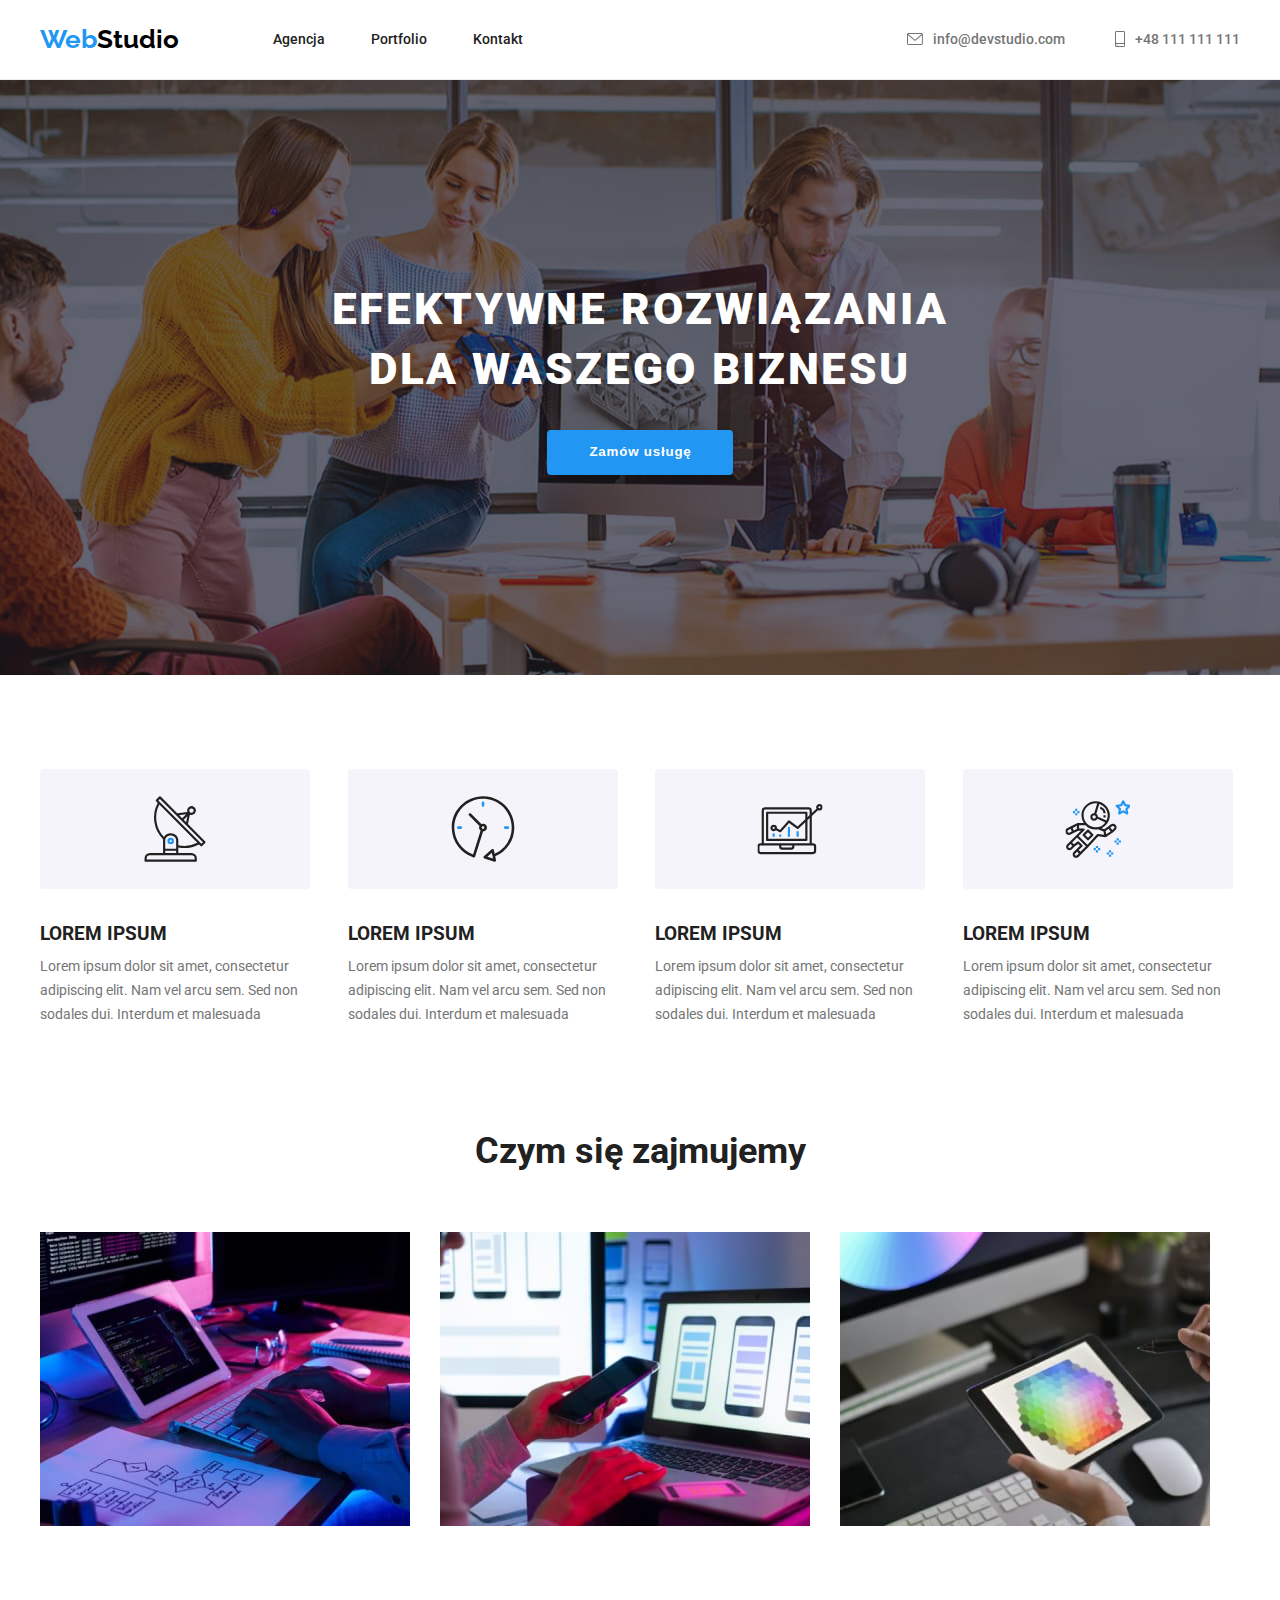
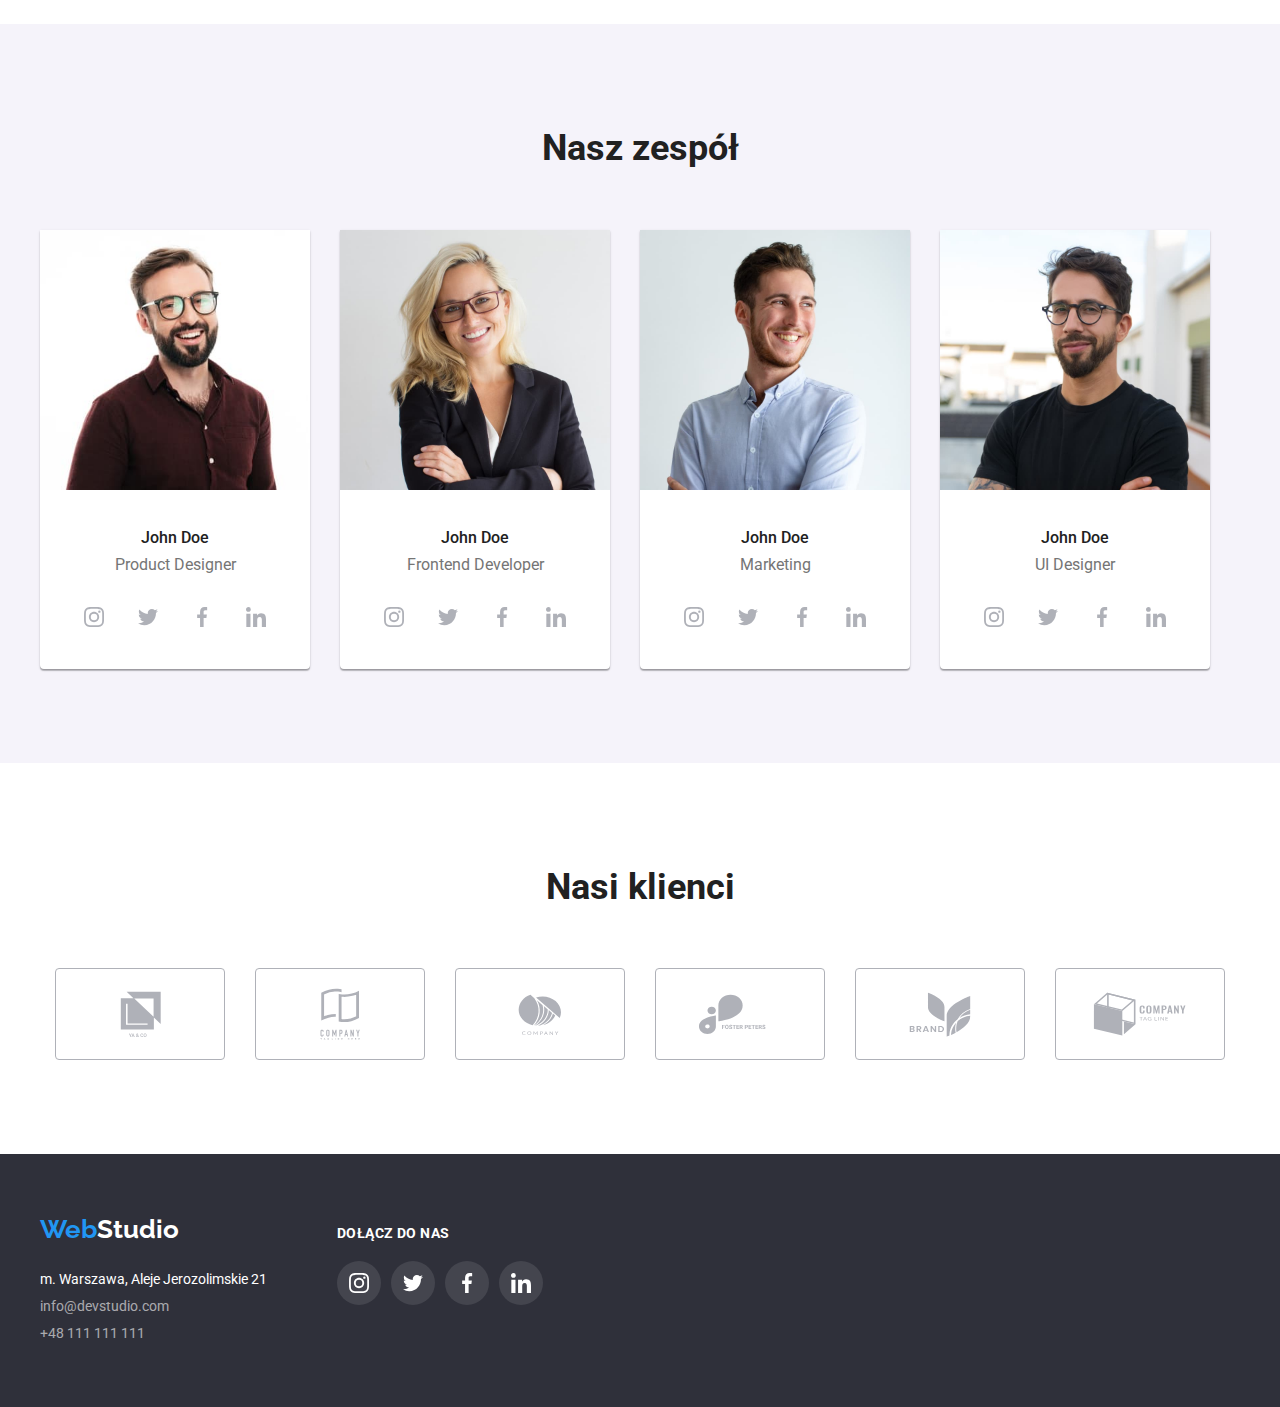
<file: index.html>
<!DOCTYPE html>
<html lang="pl">
  <head>
    <meta charset="UTF-8" />
    <meta http-equiv="X-UA-Compatible" content="IE=edge" />
    <meta name="viewport" content="width=device-width, initial-scale=1.0" />
    <title>EFEKTYWNE ROZWIĄZANIA DLA WASZEGO BIZNESU</title>
    <link
      rel="stylesheet"
      href="https://cdnjs.cloudflare.com/ajax/libs/modern-normalize/1.1.0/modern-normalize.min.css"
      integrity="sha512-wpPYUAdjBVSE4KJnH1VR1HeZfpl1ub8YT/NKx4PuQ5NmX2tKuGu6U/JRp5y+Y8XG2tV+wKQpNHVUX03MfMFn9Q=="
      crossorigin="anonymous"
      referrerpolicy="no-referrer"
    />
    <link rel="preconnect" href="https://fonts.googleapis.com" />
    <link rel="preconnect" href="https://fonts.gstatic.com" crossorigin />
    <link
      href="https://fonts.googleapis.com/css2?family=Raleway:wght@700&family=Roboto:wght@400;500;700;900&display=swap"
      rel="stylesheet"
    />
    <link rel="stylesheet" href="./css/styles.css" />
  </head>
  <body>
    <header class="header-border">
      <div class="container">
        <!-- menu-->
        <div class="header-top">
          <div class="logo-and-links">
            <a class="link logo" href="./index.html"
              ><span class="web-color">Web</span
              ><span class="studio-black">Studio</span></a
            >
            <div>
              <nav>
                <ul class="top-links">
                  <li class="link-style">
                    <a class="link" href="#">Agencja</a>
                  </li>
                  <li class="link-style">
                    <a class="link" href="./portfolio.html">Portfolio</a>
                  </li>
                  <li class="link-style">
                    <a class="link" href="#">Kontakt</a>
                  </li>
                </ul>
              </nav>
            </div>
          </div>

          <div class="top">
            <a class="link-contact" href="mailto:info@devstudio.com">
              <svg class="contact-icon" width="16" height="12">
                <use href="./images/icons.svg#icon-envelope"></use>
              </svg>
              <span>info@devstudio.com</span></a
            >

            <a class="link-contact" href="tel:+48111111111"
              ><svg class="contact-icon" width="10" height="16">
                <use href="./images/icons.svg#icon-smartphone"></use>
              </svg>
              <span>+48 111 111 111</span></a
            >
          </div>
        </div>
      </div>
    </header>
    <main>
      <section>
        <div class="main-header">
          <h1 class="title">EFEKTYWNE ROZWIĄZANIA DLA WASZEGO BIZNESU</h1>
          <button type="button" class="order-button">Zamów usługę</button>
        </div>
      </section>
      <section class="section">
        <div class="container">
          <!-- sekcja lorem ipsum-->
          <ul class="lorem-list">
            <li>
              <svg class="our-adventages" width="65.43" height="70">
                <use href="./images/icons.svg#icon-antenna-1"></use>
              </svg>
              <h3 class="title-lorem-ipsum">LOREM IPSUM</h3>
              <p class="description-lorem-ipsum">
                Lorem ipsum dolor sit amet, consectetur adipiscing elit. Nam vel
                arcu sem. Sed non sodales dui. Interdum et malesuada
              </p>
            </li>
            <li>
              <svg class="our-adventages" width="65.43" height="70">
                <use href="./images/icons.svg#icon-clock-1"></use>
              </svg>
              <h3 class="title-lorem-ipsum">LOREM IPSUM</h3>
              <p class="description-lorem-ipsum">
                Lorem ipsum dolor sit amet, consectetur adipiscing elit. Nam vel
                arcu sem. Sed non sodales dui. Interdum et malesuada
              </p>
            </li>
            <li>
              <svg class="our-adventages" width="65.43" height="70">
                <use href="./images/icons.svg#icon-diagram-1"></use>
              </svg>
              <h3 class="title-lorem-ipsum">LOREM IPSUM</h3>
              <p class="description-lorem-ipsum">
                Lorem ipsum dolor sit amet, consectetur adipiscing elit. Nam vel
                arcu sem. Sed non sodales dui. Interdum et malesuada
              </p>
            </li>
            <li>
              <svg class="our-adventages" width="65.43" height="70">
                <use href="./images/icons.svg#icon-astronaut-1"></use>
              </svg>
              <h3 class="title-lorem-ipsum">LOREM IPSUM</h3>
              <p class="description-lorem-ipsum">
                Lorem ipsum dolor sit amet, consectetur adipiscing elit. Nam vel
                arcu sem. Sed non sodales dui. Interdum et malesuada
              </p>
            </li>
          </ul>
        </div>
      </section>
      <section class="section what-we-do">
        <div class="container">
          <!--Czym się zajmujemy-->
          <h2 class="headline">Czym się zajmujemy</h2>

          <ul class="lorem-list">
            <li>
              <img
                src="images/typing-on-keyboard.jpg"
                alt="Zdjęcie osoby pracującej przy biurku"
                height="294"
                width="370"
              />
            </li>
            <li>
              <img
                src="images/typing-on-phone.jpg"
                alt="Zdjęcie osoby siedzącej przy biurku z telefonem w ręku"
                height="294"
                width="370"
              />
            </li>
            <li>
              <img
                src="images/working-on-tablet.jpg"
                alt="Zdjęcie osoby pracującej na tablecie"
                height="294"
                width="370"
              />
            </li>
          </ul>
        </div>
      </section>
      <section class="our-team-section section">
        <div class="container">
          <!--Sekcja Nasz zespół-->
          <h2 class="headline">Nasz zespół</h2>

          <ul class="team-list">
            <li>
              <figure class="box-team">
                <img
                  src="images/JohnDoe.jpg"
                  alt="Zdjęcie John Doe"
                  height="260"
                  width="270"
                />
                <figcaption>
                  <h3 class="name-surname">John Doe</h3>
                  <p class="description-team">Product Designer</p>
                  <div class="team-social-links-list">
                    <a class="team-social-link" href="#" target="_blank">
                      <svg width="20" height="20">
                        <use href="./images/icons.svg#icon-instagram-2"></use>
                      </svg>
                    </a>
                    <a class="team-social-link" href="#" target="_blank">
                      <svg width="20" height="20">
                        <use href="./images/icons.svg#icon-twitter-1"></use>
                      </svg>
                    </a>
                    <a class="team-social-link" href="#" target="_blank">
                      <svg width="20" height="20">
                        <use href="./images/icons.svg#icon-facebook-1"></use>
                      </svg>
                    </a>
                    <a class="team-social-link" href="#" target="_blank">
                      <svg width="20" height="20">
                        <use href="./images/icons.svg#icon-linkedin-1"></use>
                      </svg>
                    </a>
                  </div>
                </figcaption>
              </figure>
            </li>
            <li>
              <figure class="box-team">
                <img
                  src="images/JanettDoe.jpg"
                  alt="Zdjęcie John Doe"
                  height="260"
                  width="270"
                />
                <figcaption>
                  <h3 class="name-surname">John Doe</h3>
                  <p class="description-team">Frontend Developer</p>
                  <div class="team-social-links-list">
                    <a class="team-social-link" href="#" target="_blank">
                      <svg width="20" height="20">
                        <use href="./images/icons.svg#icon-instagram-2"></use>
                      </svg>
                    </a>
                    <a class="team-social-link" href="#" target="_blank">
                      <svg width="20" height="20">
                        <use href="./images/icons.svg#icon-twitter-1"></use>
                      </svg>
                    </a>
                    <a class="team-social-link" href="#" target="_blank">
                      <svg width="20" height="20">
                        <use href="./images/icons.svg#icon-facebook-1"></use>
                      </svg>
                    </a>
                    <a class="team-social-link" href="#" target="_blank">
                      <svg width="20" height="20">
                        <use href="./images/icons.svg#icon-linkedin-1"></use>
                      </svg>
                    </a>
                  </div>
                </figcaption>
              </figure>
            </li>
            <li>
              <figure class="box-team">
                <img
                  src="images/IanDoe.jpg"
                  alt="Zdjęcie John Doe"
                  height="260"
                  width="270"
                />
                <figcaption>
                  <h3 class="name-surname">John Doe</h3>
                  <p class="description-team">Marketing</p>
                  <div class="team-social-links-list">
                    <a class="team-social-link" href="#" target="_blank">
                      <svg width="20" height="20">
                        <use href="./images/icons.svg#icon-instagram-2"></use>
                      </svg>
                    </a>
                    <a class="team-social-link" href="#" target="_blank">
                      <svg width="20" height="20">
                        <use href="./images/icons.svg#icon-twitter-1"></use>
                      </svg>
                    </a>
                    <a class="team-social-link" href="#" target="_blank">
                      <svg width="20" height="20">
                        <use href="./images/icons.svg#icon-facebook-1"></use>
                      </svg>
                    </a>
                    <a class="team-social-link" href="#" target="_blank">
                      <svg width="20" height="20">
                        <use href="./images/icons.svg#icon-linkedin-1"></use>
                      </svg>
                    </a>
                  </div>
                </figcaption>
              </figure>
            </li>
            <li>
              <figure class="box-team">
                <img
                  src="images/FrankDoe.jpg"
                  alt="Zdjęcie John Doe"
                  height="260"
                  width="270"
                />
                <figcaption>
                  <h3 class="name-surname">John Doe</h3>
                  <p class="description-team">UI Designer</p>
                  <div class="team-social-links-list">
                    <a class="team-social-link" href="#" target="_blank">
                      <svg width="20" height="20">
                        <use href="./images/icons.svg#icon-instagram-2"></use>
                      </svg>
                    </a>
                    <a class="team-social-link" href="#" target="_blank">
                      <svg width="20" height="20">
                        <use href="./images/icons.svg#icon-twitter-1"></use>
                      </svg>
                    </a>
                    <a class="team-social-link" href="#" target="_blank">
                      <svg width="20" height="20">
                        <use href="./images/icons.svg#icon-facebook-1"></use>
                      </svg>
                    </a>
                    <a class="team-social-link" href="#" target="_blank">
                      <svg width="20" height="20">
                        <use href="./images/icons.svg#icon-linkedin-1"></use>
                      </svg>
                    </a>
                  </div>
                </figcaption>
              </figure>
            </li>
          </ul>
        </div>
      </section>
      <section class="section">
        <div class="container">
          <h2 class="headline">Nasi klienci</h2>
          <div class="our-clients-list">
            <a class="our-client-link" href="#" target="_blank">
              <svg width="41px" height="46.7px">
                <use href="./images/icons.svg#icon-yaco"></use>
              </svg>
            </a>
            <a class="our-client-link" href="#" target="_blank">
              <svg width="40px" height="52px">
                <use href="./images/icons.svg#icon-company"></use>
              </svg>
            </a>
            <a class="our-client-link" href="#" target="_blank">
              <svg width="43.46px" height="41.18px">
                <use href="./images/icons.svg#icon-company2"></use>
              </svg>
            </a>
            <a class="our-client-link" href="#" target="_blank">
              <svg width="84.44px" height="40.62px">
                <use href="./images/icons.svg#icon-fosterpeters"></use>
              </svg>
            </a>

            <a class="our-client-link" href="#" target="_blank">
              <svg width="62.54px" height="45.43px">
                <use href="./images/icons.svg#icon-brand"></use>
              </svg>
            </a>
            <a class="our-client-link" href="#" target="_blank">
              <svg width="93.79px" height="43.93px">
                <use href="./images/icons.svg#icon-company3"></use>
              </svg>
            </a>
          </div>
        </div>
      </section>
    </main>
    <footer>
      <div class="footer-style">
        <div class="container">
          <!-- stopka-->
          <div class="footer-left">
            <a class="link logo" href="./index.html"
              ><span class="web-color">Web</span
              ><span class="studio-white">Studio</span></a
            >
            <address class="address-style">
              <a
                class="link-white"
                href="https://goo.gl/maps/65fGwpyDX6Cznndh6"
                target="_blank"
                >m. Warszawa, Aleje Jerozolimskie 21</a
              >
              <br />
              <a class="link-grey" href="mailto:info@devstudio.com"
                >info@devstudio.com</a
              ><br />
              <a class="link-grey" href="tel:+48111111111">+48 111 111 111</a>
            </address>
          </div>
          <div class="footer-right">
            <h3 class="join-us">Dołącz do nas</h3>
            <div class="footer-social-links-list">
              <a class="footer-social-link" href="#" target="_blank">
                <svg width="20" height="20">
                  <use href="./images/icons.svg#icon-instagram-2"></use>
                </svg>
              </a>
              <a class="footer-social-link" href="#" target="_blank">
                <svg width="20" height="20">
                  <use href="./images/icons.svg#icon-twitter-1"></use>
                </svg>
              </a>
              <a class="footer-social-link" href="#" target="_blank">
                <svg width="20" height="20">
                  <use href="./images/icons.svg#icon-facebook-1"></use>
                </svg>
              </a>
              <a class="footer-social-link" href="#" target="_blank">
                <svg width="20" height="20">
                  <use href="./images/icons.svg#icon-linkedin-1"></use>
                </svg>
              </a>
            </div>
          </div>
        </div>
      </div>
    </footer>
  </body>
</html>
</file>
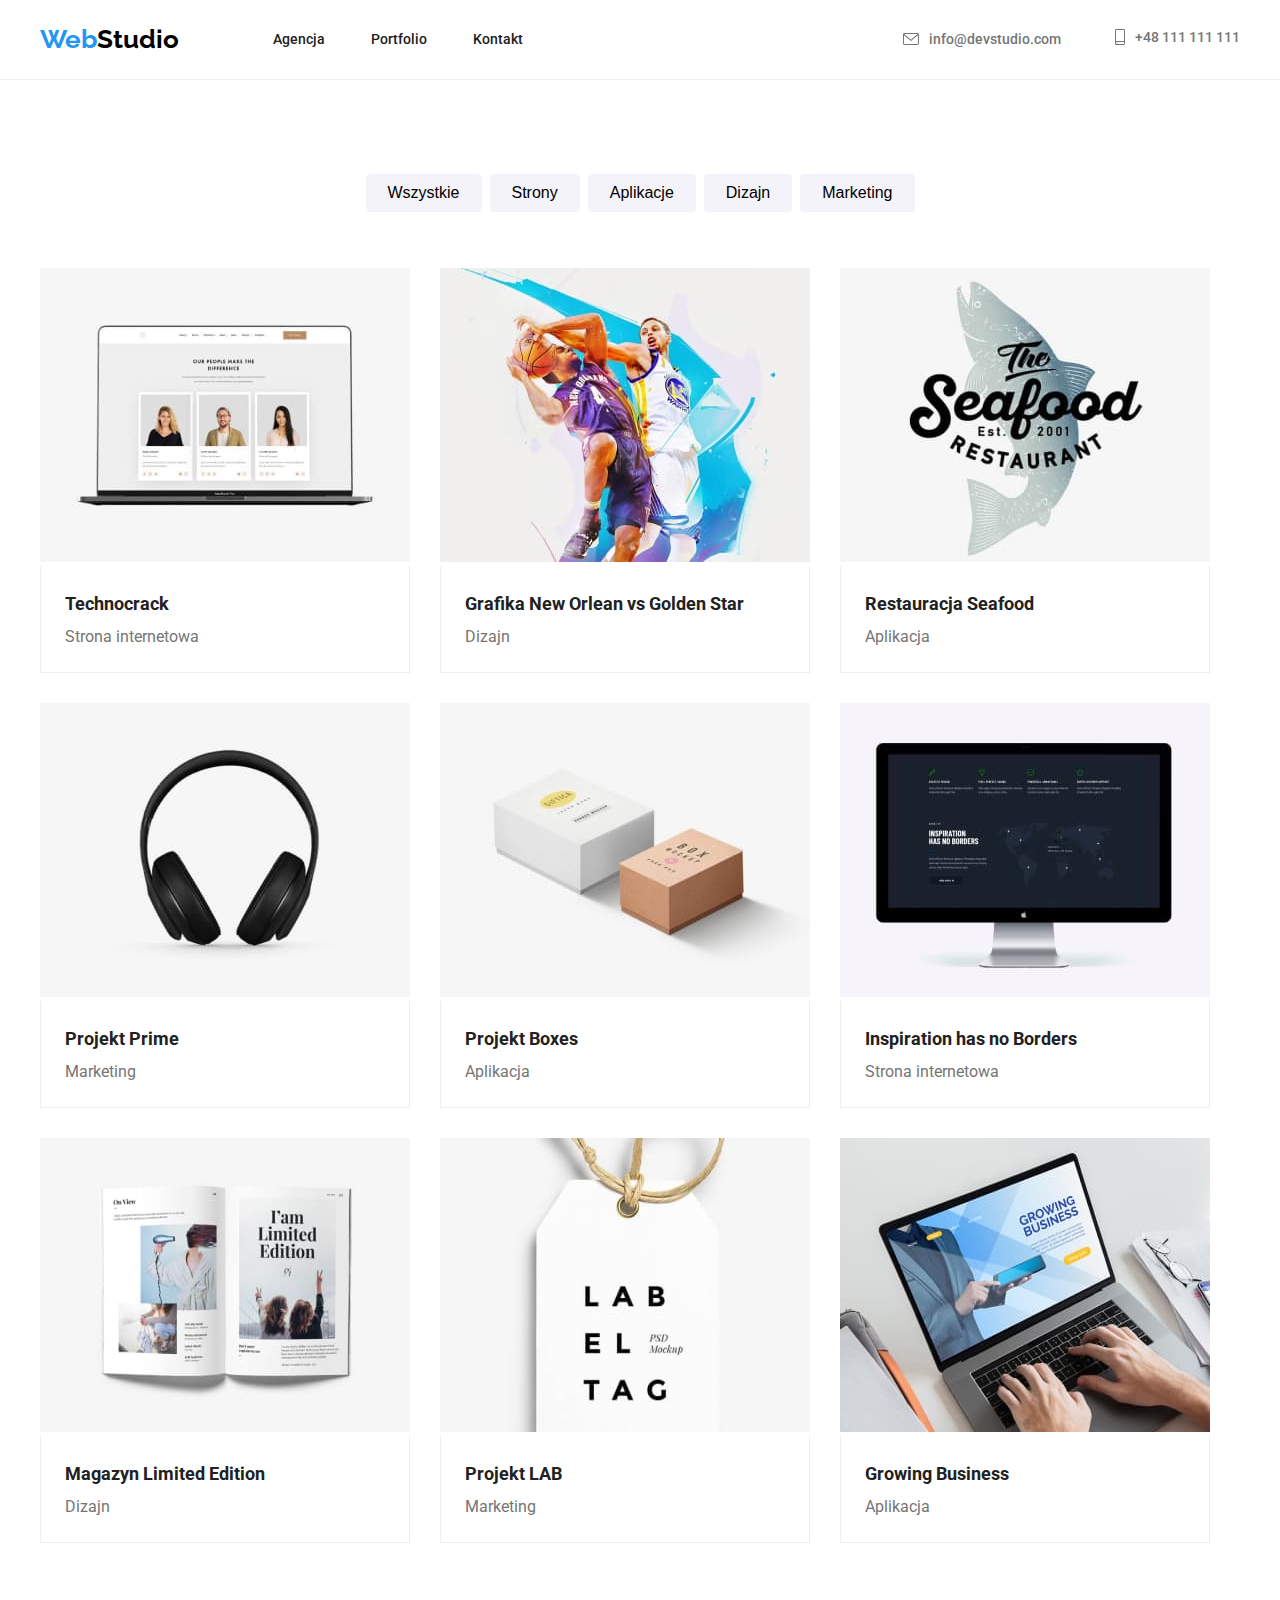
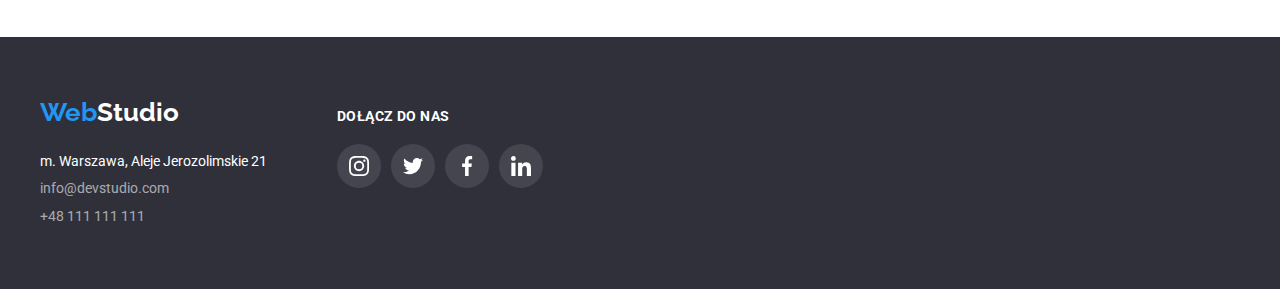
<file: portfolio.html>
<!DOCTYPE html>
<html lang="pl">
  <head>
    <meta charset="UTF-8" />
    <meta http-equiv="X-UA-Compatible" content="IE=edge" />
    <meta name="viewport" content="width=device-width, initial-scale=1.0" />
    <title>PORTFOLIO</title>
    <link
      rel="stylesheet"
      href="https://cdnjs.cloudflare.com/ajax/libs/modern-normalize/1.1.0/modern-normalize.min.css"
      integrity="sha512-wpPYUAdjBVSE4KJnH1VR1HeZfpl1ub8YT/NKx4PuQ5NmX2tKuGu6U/JRp5y+Y8XG2tV+wKQpNHVUX03MfMFn9Q=="
      crossorigin="anonymous"
      referrerpolicy="no-referrer"
    />
    <link rel="preconnect" href="https://fonts.googleapis.com" />
    <link rel="preconnect" href="https://fonts.gstatic.com" crossorigin />
    <link
      href="https://fonts.googleapis.com/css2?family=Raleway:wght@700&family=Roboto:wght@400;500;700;900&display=swap"
      rel="stylesheet"
    />
    <link rel="stylesheet" href="./css/styles.css" />
  </head>

  <body>
    <header class="header-border">
      <div class="container">
        <!-- menu-->
        <div class="header-top">
          <div class="logo-and-links">
            <a class="link logo" href="./index.html"
              ><span class="web-color">Web</span
              ><span class="studio-black">Studio</span></a
            >
            <div>
              <nav>
                <ul class="top-links">
                  <li class="link-style">
                    <a class="link" href="#">Agencja</a>
                  </li>
                  <li class="link-style">
                    <a class="link" href="./portfolio.html">Portfolio</a>
                  </li>
                  <li class="link-style">
                    <a class="link" href="#">Kontakt</a>
                  </li>
                </ul>
              </nav>
            </div>
          </div>

          <div>
            <a class="link-contact" href="mailto:info@devstudio.com">
              <svg class="contact-icon" width="16" height="12">
                <use href="./images/icons.svg#icon-envelope"></use>
              </svg>
              info@devstudio.com</a
            >

            <a class="link-contact" href="tel:+48111111111"
              ><svg class="contact-icon" width="10" height="16">
                <use href="./images/icons.svg#icon-smartphone"></use>
              </svg>
              +48 111 111 111</a
            >
          </div>
        </div>
      </div>
    </header>
    <main>
      <section class="filters section">
        <div class="container">
          <ul class="filter-list">
            <li>
              <button class="filter-button" type="button">Wszystkie</button>
            </li>
            <li>
              <button class="filter-button" type="button">Strony</button>
            </li>
            <li>
              <button class="filter-button" type="button">Aplikacje</button>
            </li>
            <li>
              <button class="filter-button" type="button">Dizajn</button>
            </li>
            <li>
              <button class="filter-button" type="button">Marketing</button>
            </li>
          </ul>
        </div>
        <div class="container">
          <ul class="portfolio-list">
            <li>
              <figure>
                <img
                  src="./images/technocrack.jpg"
                  alt="Zdjęcie przedstawiające MacBook Pro na białym tle z wyświetlą stroną internetową"
                  width="370"
                  height="294"
                />
                <figcaption class="item-box">
                  <h3 class="product-name">Technocrack</h3>
                  <p class="product-description">Strona internetowa</p>
                </figcaption>
              </figure>
            </li>
            <li>
              <figure>
                <img
                  src="./images/goldenstar.jpg"
                  alt="Grafika przedstawiajaca dwóch koszykarzy w walce o piłkę"
                  width="370"
                  height="294"
                />
                <figcaption class="item-box">
                  <h3 class="product-name">
                    Grafika New Orlean vs Golden Star
                  </h3>
                  <p class="product-description">Dizajn</p>
                </figcaption>
              </figure>
            </li>
            <li>
              <figure>
                <img
                  src="./images/seafood.jpg"
                  alt="Grafika przedstawiająca logo restauracji z owocami morza"
                  width="370"
                  height="294"
                />
                <figcaption class="item-box">
                  <h3 class="product-name">Restauracja Seafood</h3>
                  <p class="product-description">Aplikacja</p>
                </figcaption>
              </figure>
            </li>
            <li>
              <figure>
                <img
                  src="./images/project-prime.jpg"
                  alt="Zdjęcie przedstawiające czarne słuchawki nauszne na białym tle"
                  width="370"
                  height="294"
                />
                <figcaption class="item-box">
                  <h3 class="product-name">Projekt Prime</h3>
                  <p class="product-description">Marketing</p>
                </figcaption>
              </figure>
            </li>
            <li>
              <figure>
                <img
                  src="./images/projekt-boxes.jpg"
                  alt="Zdjęcie przestawiające dwa niewielkie pudełka na białym tle"
                  width="370"
                  height="294"
                />
                <figcaption class="item-box">
                  <h3 class="product-name">Projekt Boxes</h3>
                  <p class="product-description">Aplikacja</p>
                </figcaption>
              </figure>
            </li>
            <li>
              <figure>
                <img
                  src="./images/no-borders.jpg"
                  alt="Zdjęcie przedstawia ekran z wyświetloną stroną internetową"
                  width="370"
                  height="294"
                />
                <figcaption class="item-box">
                  <h3 class="product-name">Inspiration has no Borders</h3>
                  <p class="product-description">Strona internetowa</p>
                </figcaption>
              </figure>
            </li>
            <li>
              <figure>
                <img
                  src="./images/magazyn-limited.jpg"
                  alt="Zdjęcie przesdstawia otwarty magazyn Limited Edition"
                  width="370"
                  height="294"
                />
                <figcaption class="item-box">
                  <h3 class="product-name">Magazyn Limited Edition</h3>
                  <p class="product-description">Dizajn</p>
                </figcaption>
              </figure>
            </li>
            <li>
              <figure>
                <img
                  src="./images/projekt-lab.jpg"
                  alt="Zdjęcie przedstawia ozdobną etykietę na białym tle"
                  width="370"
                  height="294"
                />
                <figcaption class="item-box">
                  <h3 class="product-name">Projekt LAB</h3>
                  <p class="product-description">Marketing</p>
                </figcaption>
              </figure>
            </li>
            <li>
              <figure>
                <img
                  src="./images/gowing-business.jpg"
                  alt="Zdjęcie przedstawia osobę piszącą na komputerze, na którym wyświetlona jest aplikacja Growing Business"
                  width="370"
                  height="294"
                />
                <figcaption class="item-box">
                  <h3 class="product-name">Growing Business</h3>
                  <p class="product-description">Aplikacja</p>
                </figcaption>
              </figure>
            </li>
          </ul>
        </div>
      </section>
    </main>
    <footer>
      <div class="footer-style">
        <div class="container">
          <!-- stopka-->
          <div class="footer-left">
            <a class="link logo" href="./index.html"
              ><span class="web-color">Web</span
              ><span class="studio-white">Studio</span></a
            >
            <address class="address-style">
              <a
                class="link-white"
                href="https://goo.gl/maps/65fGwpyDX6Cznndh6"
                target="_blank"
                >m. Warszawa, Aleje Jerozolimskie 21</a
              >
              <br />
              <a class="link-grey" href="mailto:info@devstudio.com"
                >info@devstudio.com</a
              ><br />
              <a class="link-grey" href="tel:+48111111111">+48 111 111 111</a>
            </address>
          </div>
          <div class="footer-right">
            <h3 class="join-us">Dołącz do nas</h3>
            <div class="footer-social-links-list">
              <a class="footer-social-link" href="#" target="_blank">
                <svg width="20" height="20">
                  <use href="./images/icons.svg#icon-instagram-2"></use>
                </svg>
              </a>
              <a class="footer-social-link" href="#" target="_blank">
                <svg width="20" height="20">
                  <use href="./images/icons.svg#icon-twitter-1"></use>
                </svg>
              </a>
              <a class="footer-social-link" href="#" target="_blank">
                <svg width="20" height="20">
                  <use href="./images/icons.svg#icon-facebook-1"></use>
                </svg>
              </a>
              <a class="footer-social-link" href="#" target="_blank">
                <svg width="20" height="20">
                  <use href="./images/icons.svg#icon-linkedin-1"></use>
                </svg>
              </a>
            </div>
          </div>
        </div>
      </div>
    </footer>
  </body>
</html>
</file>
<file: css/styles.css>
:root {
  --brand-color: #2196f3;
  --normal-color: #212121;
  --background-color: #f5f3fa;
  --background-white: #fff;
  --link-white-transparency: rgba(255, 255, 255, 0.6);
  --grey: #757575;
  --black: #000;
  --main-background: #2f303a;
  --border-color: #ececec;
  --border-item-box: #eee;
}

body {
  font-family: "Roboto", sans-serif;
  color: #212121;
}

* {
  margin: 0;
  padding: 0;
}

.container {
  width: 100%;
  max-width: 1200px;
  margin: 0 auto;
  padding: 0 15px;
}

.top {
  display: flex;
}
.header-top {
  display: flex;
  justify-content: space-between;
  align-items: center;
  padding: 24px 0 25px 0;
}
.header-border {
  border-bottom: 1px solid var(--border-color);
}
.link-style:first-child {
  margin-left: 0px;
}
.link-style:last-child {
  margin-right: 0px;
}

.top-links {
  display: flex;
  margin-left: 94px;
}

.logo-and-links {
  display: flex;
  align-items: center;
}

.title-lorem-ipsum {
  padding-bottom: 10px;
}

h1,
h2,
h3,
p,
ul {
  margin: 0;
  padding: 0;
  border: 0;
  list-style-type: none;
}

.filter-button {
  font-weight: 500;
  font-size: 16px;
  background-color: var(--background-color);
  cursor: pointer;
  line-height: 1.62;
  border: none;
  border-radius: 4px;
  padding: 6px 22px 6px 22px;
}

.filter-button:is(:hover, :focus) {
  background-color: var(--brand-color);
  color: var(--background-white);
  box-shadow: 0px 3px 1px rgba(0, 0, 0, 0.1), 0px 1px 2px rgba(0, 0, 0, 0.08),
    0px 2px 2px rgba(0, 0, 0, 0.12);
}

.filter-list {
  display: flex;
  gap: 8px;
  justify-content: center;
}

.portfolio-list {
  display: flex;
  flex-wrap: wrap;
  gap: 30px;
  padding-top: 56px;
}

.item-box {
  border-left: 1px solid var(--border-item-box);
  border-bottom: 1px solid var(--border-item-box);
  border-right: 1px solid var(--border-item-box);
  padding: 20px 24px;
}
.link {
  text-decoration: none;
  color: var(--normal-color);
}
.link-white {
  color: var(--background-white);
  text-decoration: none;
  font-size: 14px;
}
.link-grey {
  color: var(--link-white-transparency);
  text-decoration: none;
  font-size: 14px;
}
.link-contact {
  text-decoration: none;
  color: var(--grey);
  font-weight: 500;
  font-size: 14px;
  line-height: 1.17;
  margin: 0 25px;
  fill: currentColor;
  display: inline-flex;
  justify-content: baseline;
  align-items: center;
}

.link-contact:first-child {
  margin-left: 0;
}
.link-contact:last-child {
  margin-right: 0;
}
.link:is(:hover, :focus) {
  color: var(--brand-color);
}

.top-links:is(:hover, :focus) {
  color: var(--brand-color);
}

.link-grey:is(:hover, :focus) {
  color: var(--brand-color);
}

.link-contact:is(:hover, :focus) {
  color: var(--brand-color);
}

.contact-icon {
  margin-right: 10px;
}

.link-style {
  font-weight: 500;
  font-size: 14px;
  line-height: 1.17;
  margin: 0 23px;
}

.logo {
  font-weight: 700;
  font-size: 26px;
  font-family: "Raleway", sans-serif;
  line-height: 1.17;
}

.studio-black {
  color: var(--black);
}

.studio-white {
  color: var(--background-white);
}

.web-color {
  color: var(--brand-color);
}

.main-header {
  display: flex;
  flex-flow: column wrap;
  align-items: center;
  padding-top: 200px;
  padding-bottom: 200px;
  background-color: var(--main-background);
  background-image: linear-gradient(
      rgba(47, 48, 58, 0.4),
      rgba(47, 48, 58, 0.4)
    ),
    url("../images/background.jpg");
  background-repeat: no-repeat;
  background-position: center;
  /* max-width: 1600px; */
}
.our-adventages {
  background-color: rgba(245, 244, 250, 1);
  border-radius: 4px;
  box-sizing: content-box;
  padding: 25px 102.34px;
  margin-bottom: 30px;
}

.team-social-links-list {
  display: flex;
  gap: 10px;
  justify-content: center;
  align-items: center;
  margin-top: 16px;
}

.team-social-link {
  fill: #afb1b8;
  display: flex;
  justify-content: center;
  align-items: center;
  padding: 12;
  width: 44px;
  height: 44px;
}

.team-social-link:is(:hover, :focus) {
  fill: var(--background-white);
  background-color: var(--brand-color);
  border-radius: 50%;
}

.title {
  font-weight: 900;
  font-size: 44px;
  color: var(--background-white);
  text-align: center;
  line-height: 1.36;
  letter-spacing: 0.06em;
  margin: 0 auto;
  max-width: 696px;
}

.order-button {
  background-color: var(--brand-color);
  font-weight: 700;
  color: var(--background-white);
  box-shadow: 0px 4px 4px rgba(0, 0, 0, 0.15);
  line-height: 1.875;
  letter-spacing: 0.06em;
  border-radius: 4px;
  cursor: pointer;
  border: none;
  border-radius: 4px;
  padding: 10px 41px 10px 42px;
  margin-top: 30px;
}

.what-we-do {
  margin-top: -94px;
}

.headline {
  font-weight: 700;
  color: var(--normal-color);
  font-size: 36px;
  line-height: 1.71;
  text-align: center;
  padding-bottom: 50px;
}
.lorem-ipsum {
  font-weight: 700;
  color: var(--normal-color);
  font-size: 14px;
  line-height: 1.14;
}
.name-surname {
  font-weight: 500;
  font-size: 16px;
  color: var(--normal-color);
  line-height: 1.71;
  text-align: center;
}
.our-team-section {
  background-color: var(--background-color);
}

.team-list {
  display: flex;
  gap: 30px;
  max-width: 1170px;
}
.box-team {
  box-shadow: 0px 1px 3px rgba(0, 0, 0, 0.12), 0px 1px 1px rgba(0, 0, 0, 0.14),
    0px 2px 1px rgba(0, 0, 0, 0.2);
  border-radius: 0px 0px 4px 4px;
  background-color: var(--background-white);
  padding-bottom: 30px;
}

.box-team > img {
  padding-bottom: 30px;
  box-sizing: content-box;
}

.section {
  padding: 94px 0;
}

.lorem-list {
  display: flex;
  gap: 30px;
}

.description-lorem-ipsum {
  color: var(--grey);
  font-size: 14px;
  line-height: 1.71;
}

.description-team {
  color: var(--grey);
  font-size: 16px;
  line-height: 1.71;
  text-align: center;
}
.footer-style {
  background-color: var(--main-background);
  padding: 60px 0 60px 0;
}

.address-style {
  font-style: normal;
  line-height: 1.71;
  padding-top: 20px;
}

.product-name {
  font-weight: 700;
  font-size: 18px;
  color: var(--normal-color);
  line-height: 2;
}

.product-description {
  font-size: 16px;
  color: var(--grey);
  line-height: 1.86;
}

.join-us {
  font-weight: 700;
  text-transform: uppercase;
  font-size: 14px;
  color: var(--background-white);
  letter-spacing: 0.03em;
}

.footer-style > .container {
  display: flex;
  gap: 70px;
  align-items: baseline;
}

.footer-social-links-list {
  display: flex;
  gap: 10px;
  justify-content: center;
  align-items: center;
  margin-top: 20px;
}

.footer-social-link {
  fill: var(--background-white);
  display: flex;
  justify-content: center;
  align-items: center;
  padding: 12;
  width: 44px;
  height: 44px;
  background-color: rgba(255, 255, 255, 0.1);
  border-radius: 50%;
}

.footer-social-link:is(:hover, :focus) {
  fill: var(--background-white);
  background-color: var(--brand-color);
  border-radius: 50%;
}

.our-client-link {
  box-sizing: border-box;
  width: 170px;
  height: 92px;
  display: flex;
  justify-content: center;
  align-items: center;
  fill: #afb1b8;
  border: 1px solid #afb1b8;
  border-radius: 4px;
}

.our-clients-list {
  display: flex;
  justify-content: center;
  align-items: center;
  gap: 30px;
}

.our-client-link:is(:hover, :focus) {
  fill: var(--brand-color);
  border: 1px solid var(--brand-color);
}

.portfolio-list > li:is(:hover, :focus) {
  box-shadow: 0px 1px 1px rgba(0, 0, 0, 0.12), 0px 4px 4px rgba(0, 0, 0, 0.06),
    1px 4px 6px rgba(0, 0, 0, 0.16);
}
</file>
